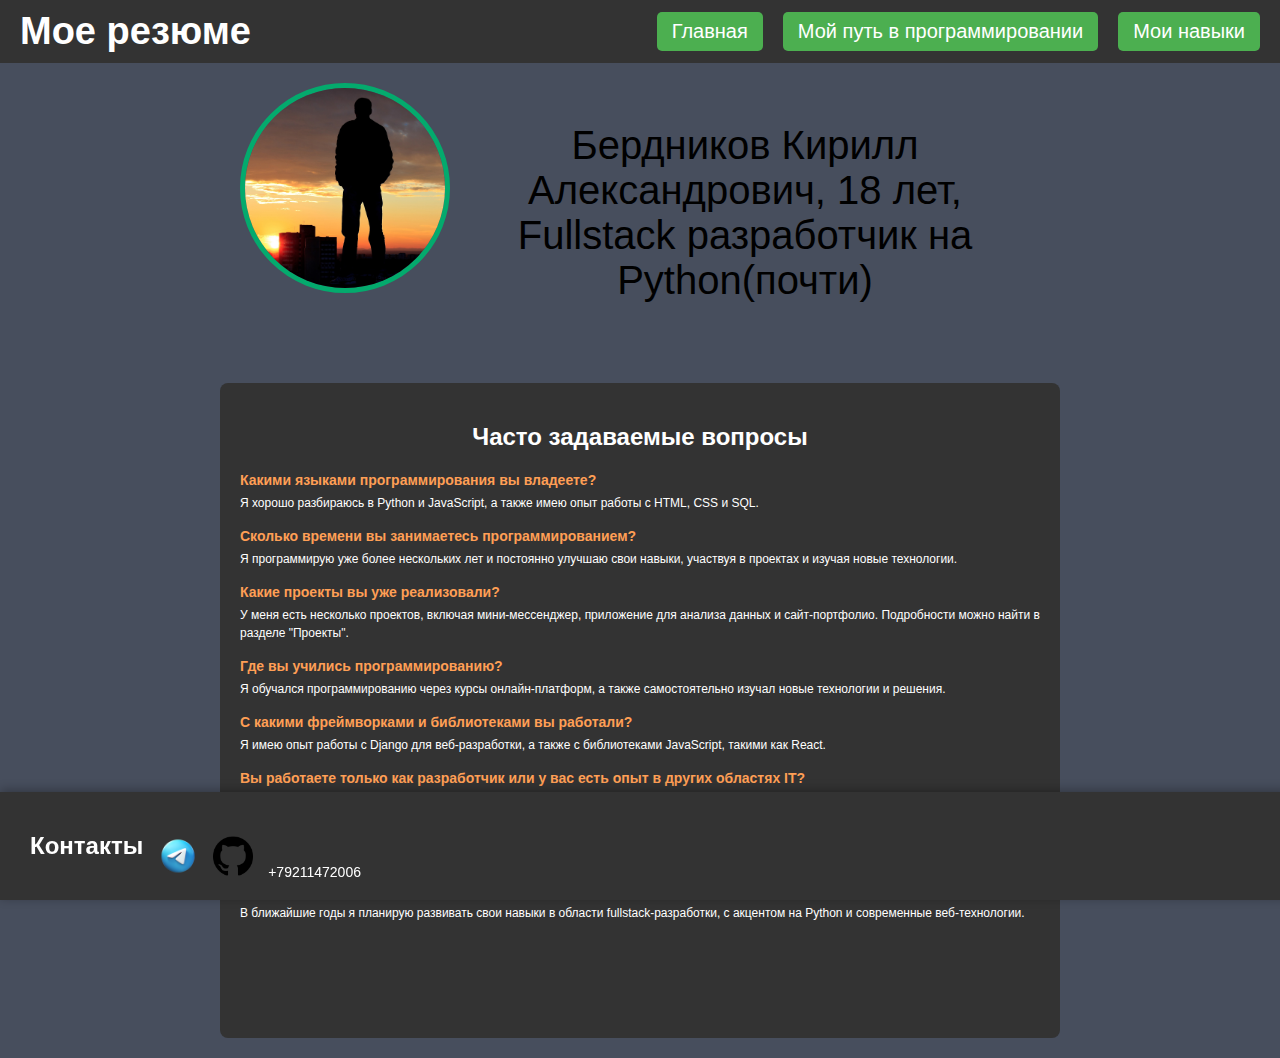
<file: index.html>
<!DOCTYPE html>
<html lang="en">
<head>
    <meta charset="UTF-8">
    <title>main</title>
    <link rel="stylesheet" href="css.css">
</head>
<body>

<div class="main">
    <header class="header">
        <h1>Мое резюме</h1>
        <ul class="site-menu">
            <li><button onclick="location.href='index.html'">Главная</button></li>
            <li><button onclick="location.href='path-programming.html'">Мой путь в программировании</button></li>
            <li><button onclick="location.href='my-skills.html'">Мои навыки</button></li>
        </ul>
    </header>
    <div class="content-main">
        <div class="main-inf">
            <img class="profile-photo" src="img/serdce-prosit-tishini.orig.jpg" >
            <p>Бердников Кирилл Александрович, 18 лет, Fullstack разработчик на Python(почти)</p>
        </div>
    </div>
    <div class="about me">
        <div class="questions">
            <h2>Часто задаваемые вопросы</h2>
            <ul>
                <li>
                    <strong>Какими языками программирования вы владеете?</strong>
                    <p>Я хорошо разбираюсь в Python и JavaScript, а также имею опыт работы с HTML, CSS и SQL.</p>
                </li>
                <li>
                    <strong>Сколько времени вы занимаетесь программированием?</strong>
                    <p>Я программирую уже более нескольких лет и постоянно улучшаю свои навыки, участвуя в проектах и изучая новые технологии.</p>
                </li>
                <li>
                    <strong>Какие проекты вы уже реализовали?</strong>
                    <p>У меня есть несколько проектов, включая мини-мессенджер, приложение для анализа данных и сайт-портфолио. Подробности можно найти в разделе "Проекты".</p>
                </li>
                <li>
                    <strong>Где вы учились программированию?</strong>
                    <p>Я обучался программированию через курсы онлайн-платформ, а также самостоятельно изучал новые технологии и решения.</p>
                </li>
                <li>
                    <strong>С какими фреймворками и библиотеками вы работали?</strong>
                    <p>Я имею опыт работы с Django для веб-разработки, а также с библиотеками JavaScript, такими как React.</p>
                </li>
                <li>
                    <strong>Вы работаете только как разработчик или у вас есть опыт в других областях IT?</strong>
                    <p>В основном я сосредоточен на программировании, но также обладаю базовыми знаниями в области DevOps и работы с базами данных.</p>
                </li>
                <li>
                    <strong>Вы готовы к удаленной работе?</strong>
                    <p>Да, я открыт к удаленной работе, так как имею опыт в управлении проектами и выполнении задач онлайн.</p>
                </li>
                <li>
                    <strong>Какие у вас карьерные цели?</strong>
                    <p>В ближайшие годы я планирую развивать свои навыки в области fullstack-разработки, с акцентом на Python и современные веб-технологии.</p>
                </li>
            </ul>
        </div>
    </div>
    <footer>
        <div class="contacts">
            <h2>Контакты</h2>
            <div class="tg">
                <a href="https://t.me/M0NGRAl" target="_blank" class="contact-button">
                    <img src="img/icons8-телеграм-94.png" alt="Telegram">
                </a>
            </div>
            <div class="github">
                <a href="https://github.com/M0NGRAl" target="_blank" class="contact-button">
                    <img src="img/github-logo_icon-icons.com_73546.png" alt="GitHub">
                </a>
            </div>
            <div class="number">
                <p>+79211472006</p>
            </div>
        </div>
    </footer>
</div>
</body>
</html>
</file>
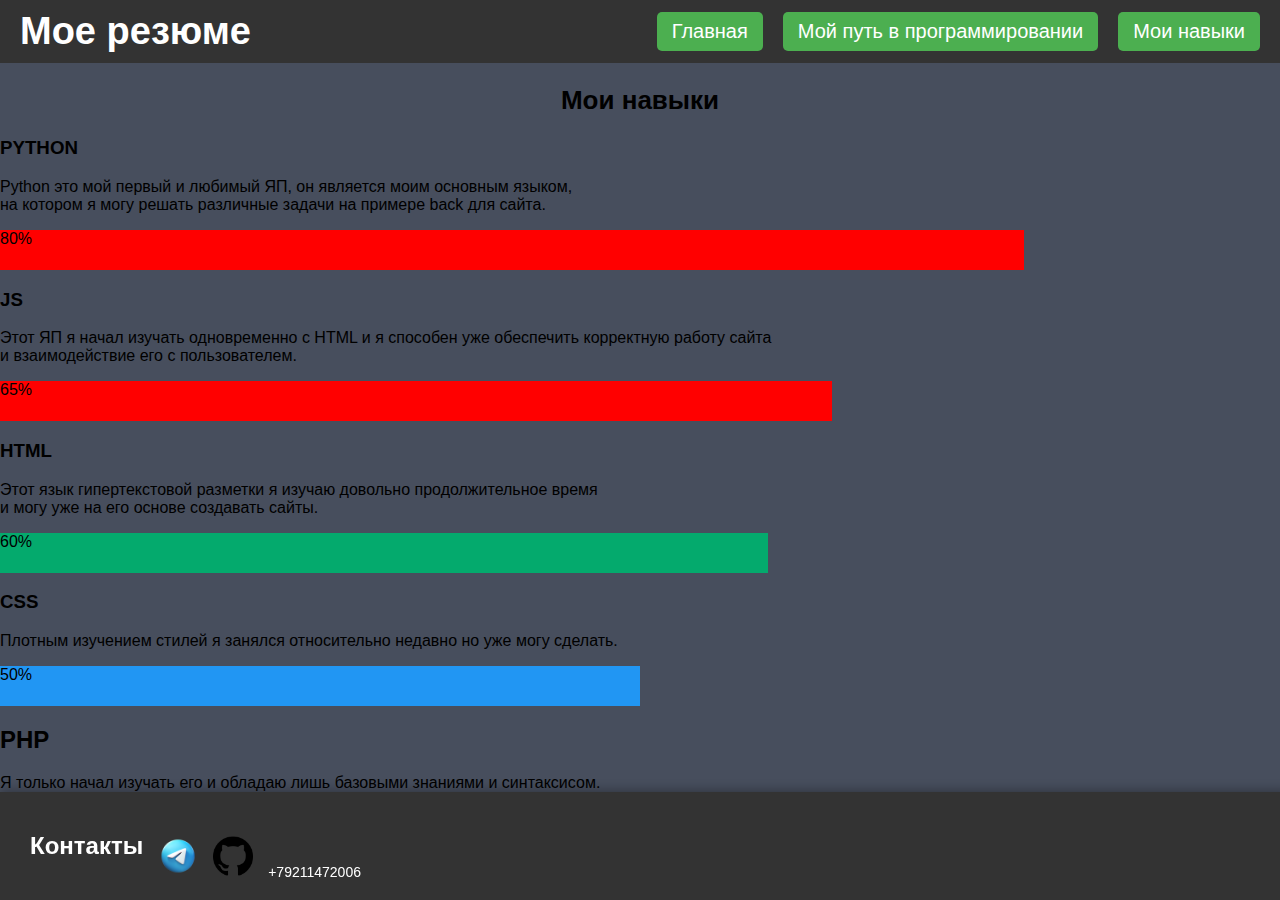
<file: my-skills.html>
<!DOCTYPE html>
<html lang="en">
<head>
    <meta charset="UTF-8">
    <title>my-skills</title>
    <link rel="stylesheet" href="css.css">
    <link rel="stylesheet" href="skills.css">
</head>
<body>
<div class="main">
    <header class="header">
        <h1>Мое резюме</h1>
        <ul class="site-menu">
            <li><button onclick="location.href='index.html'">Главная</button></li>
            <li><button onclick="location.href='path-programming.html'">Мой путь в программировании</button></li>
            <li><button onclick="location.href='my-skills.html'">Мои навыки</button></li>
        </ul>
    </header>
    <div class="name">
        <h2>Мои навыки</h2>
    </div>
    <div class="skills">
        <div class="content-skills">
            <div class="content-python">
                <h3>PYTHON</h3>
                <p>Python это мой первый и любимый ЯП, он является моим основным языком, <br>
                    на котором я могу решать различные задачи на примере back для сайта.</p>
            </div>
            <div class = 'python'>
                <div class="bar">80%</div>
            </div>
            <div class="content-js">
                <h3>JS</h3>
                <p>Этот ЯП я начал изучать одновременно с HTML и я способен уже обеспечить корректную работу сайта <br> и взаимодействие его с пользователем.</p>
            </div>
            <div class = 'js'>
                <div class="bar">65%</div>
            </div>
            <div class="content-html">
                <h3>HTML</h3>
                <p>Этот язык гипертекстовой разметки я изучаю довольно продолжительное время<br>
                    и могу уже на его основе создавать сайты.</p>
            </div>
            <div class = 'html'>
                <div class="bar">60%</div>
            </div>
            <div class="content-css">
                <h3>CSS</h3>
                <p>Плотным изучением стилей я занялся относительно недавно но уже могу сделать.</p>
            </div>
            <div class = 'css'>
                <div class="bar">50%</div>
            </div>
            <div class="content-php">
                <h2>PHP</h2>
                <p>Я только начал изучать его и обладаю лишь базовыми знаниями и синтаксисом.</p>
            </div>
            <div class = 'php'>
                <div class="bar">10%</div>
            </div>
        </div>
        <footer>
            <div class="contacts">
                <h2>Контакты</h2>
                <div class="tg">
                    <a href="https://t.me/M0NGRAl" target="_blank" class="contact-button">
                        <img src="img/icons8-телеграм-94.png" alt="Telegram">
                    </a>
                </div>
                <div class="github">
                    <a href="https://github.com/M0NGRAl" target="_blank" class="contact-button">
                        <img src="img/github-logo_icon-icons.com_73546.png" alt="GitHub">
                    </a>
                </div>
                <div class="number">
                    <p>+79211472006</p>
                </div>
            </div>
        </footer>
    </div>
</div>
</body>
</html>
</file>
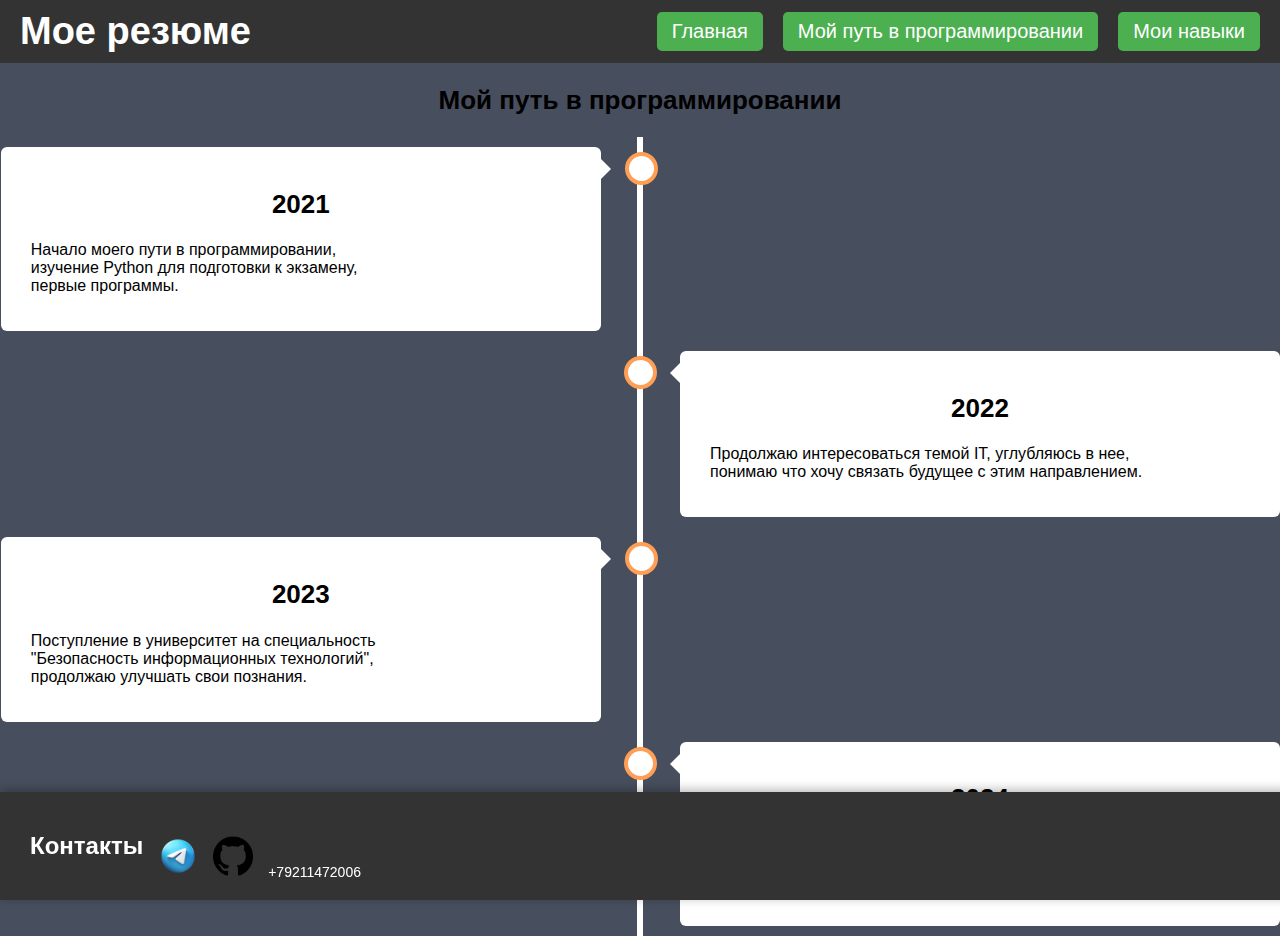
<file: path-programming.html>
<!DOCTYPE html>
<html lang="en">
<head>
    <meta charset="UTF-8">
    <title>path-programming</title>
    <link rel="stylesheet" href="css.css">
    <link rel="stylesheet", href="path.css">
</head>
<body>
<div class="main">
    <header class="header">
        <h1>Мое резюме</h1>
        <ul class="site-menu">
            <li><button onclick="location.href='index.html'">Главная</button></li>
            <li><button onclick="location.href='path-programming.html'">Мой путь в программировании</button></li>
            <li><button onclick="location.href='my-skills.html'">Мои навыки</button></li>
        </ul>
    </header>
    <div class="name">
        <h2>Мой путь в программировании</h2>
        <div class="timeline">
            <div class="container left">
                <div class="content">
                    <h2>2021</h2>
                    <p>Начало моего пути в программировании,
                        <br> изучение Python для подготовки к экзамену, <br> первые программы.</p>
                </div>
            </div>
            <div class="container right">
                <div class="content">
                    <h2>2022</h2>
                    <p>Продолжаю интересоваться темой IT, углубляюсь в нее,
                        <br> понимаю что хочу связать будущее с этим направлением.</p>
                </div>
            </div>
            <div class="container left">
                <div class="content">
                    <h2>2023</h2>
                    <p>Поступление в университет на специальность
                        <br> "Безопасность информационных технологий", <br> продолжаю улучшать свои познания.</p>
                </div>
            </div>
            <div class="container right">
                <div class="content">
                    <h2>2024</h2>
                    <p>Покупаю курс у Skillfacory,
                        <br> сильный прогресс в программировании провожу за этим дни, <br> изучаю все больше нового: JS, HTMl, PHP, CSS.</p>
                </div>
            </div>
        </div>
    </div>
    <footer>
        <div class="contacts">
            <h2>Контакты</h2>
            <div class="tg">
                <a href="https://t.me/M0NGRAl" target="_blank" class="contact-button">
                    <img src="img/icons8-телеграм-94.png" alt="Telegram">
                </a>
            </div>
            <div class="github">
                <a href="https://github.com/M0NGRAl" target="_blank" class="contact-button">
                    <img src="img/github-logo_icon-icons.com_73546.png" alt="GitHub">
                </a>
            </div>
            <div class="number">
                <p>+79211472006</p>
            </div>
        </div>
    </footer>
</div>
</body>
</html>
</file>
<file: css.css>
html, body {
    min-height: 100vh;
    margin: 0;
    padding: 0;
    background-color: #474e5d; /* Цвет фона */
    font-family: Helvetica, sans-serif;
}

/* The actual timeline (the vertical ruler) */



/* The actual content */


.header {
    display: flex; /* Размещаем элементы в строку */
    justify-content: space-between; /* Равномерное распределение элементов */
    align-items: center; /* Вертикальное выравнивание по центру */
    padding: 10px 20px;
    background-color: #333; /* Цвет фона хедера */
    color: white; /* Цвет текста внутри хедера */
}

.questions {
    max-width: 800px;
    margin: 20px auto;
    padding: 20px;
    padding-bottom: 100px;
    background-color: #333;
    border-radius: 8px;
    color: #fff;
}

.questions h2 {
    font-size: 24px;
    text-align: center;
    margin-bottom: 20px;
}

.questions ul {
    list-style-type: none;
    padding: 0;
}

.questions li {
    margin-bottom: 15px;
}

.questions li strong {
    font-size: 14px;
    color: #ff9f55;
}

.questions li p {
    margin: 5px 0 0;
    font-size: 12px;
    line-height: 1.5;
}

/* Стиль заголовка в хедере */
.header h1 {
    margin: 0; /* Убираем отступы */
    font-size: 38px;
}

/* Стили для меню в хедере */
.site-menu {
    list-style-type: none; /* Убираем маркеры списка */
    padding: 0;
    margin: 0;
    display: flex; /* Размещаем кнопки в строку */
}

.site-menu li {
    margin-left: 20px; /* Расстояние между кнопками */
}

/* Стиль для кнопок */
.site-menu button {
    background-color: #4CAF50;
    color: white;
    padding: 8px 15px;
    border: none;
    border-radius: 5px;
    cursor: pointer;
    font-size: 20px;
}

.site-menu button:hover {
    background-color: #45a049;
}

.name h2 {
    font-size: 26px;
    text-align: center;
}


.content-main {
    display: flex;
    flex-direction: row;
    align-items: center; /* Центрируем содержимое */
    justify-content: center;

}

.main-inf {
    display: flex;
    flex-direction: row;
    font-size: 40px;
    text-align: center;
    max-width: 800px;
    padding: 20px;
}

.profile-photo {
    width: 200px; /* Уменьшенный размер фото */
    height: 200px;
    object-fit: cover; /* Адаптирует изображение */
    border-radius: 50%; /* Круглое фото */
    border: 5px solid #04AA6D; /* Акцентная рамка */
    margin-bottom: 20px;
}

footer {
    position: fixed; /* Закрепляет подвал */
    bottom: 0; /* Располагает подвал внизу экрана */
    left: 0;
    width: 100%; /* Занимает всю ширину экрана */
    background-color: #333; /* Тёмный фон */
    color: #fff; /* Белый текст */
    padding: 20px 30px; /* Увеличенные отступы */
    font-family: Arial, sans-serif; /* Шрифт для текста */
    z-index: 1000; /* Чтобы подвал был выше других элементов */
    box-shadow: 0 -2px 10px rgba(0, 0, 0, 0.3); /* Более выразительная тень */
    display: flex; /* Флекс-контейнер */
    justify-content: space-between; /* Контакты справа */
    align-items: center; /* Выравнивание по вертикали */
}

footer .contacts {
    display: flex; /* Используем флексбокс */
    flex-direction: row; /* Вертикальное расположение контактов */
    align-items: flex-end; /* Выравнивание контактов справа */
    gap: 15px; /* Расстояние между контактами */
}

footer .contacts div {
    display: flex; /* Включаем флексбокс для каждого блока контакта */
    flex-direction: row; /* Горизонтальное расположение внутри блока */
    align-items: center; /* Центрируем содержимое */
    gap: 10px; /* Расстояние между иконкой и текстом */
}

footer .contacts div img {
    width: 40px; /* Увеличенный размер изображений */
    height: 40px; /* Увеличенный размер изображений */
}

footer .contacts div p {
    font-size: 14px; /* Увеличенный размер текста */
    margin: 0; /* Убираем отступы у абзаца */
    word-wrap: break-word; /* Перенос длинных ссылок */
}

footer p.branding {
    font-size: 16px; /* Размер текста для брендинга */
    font-weight: bold; /* Выделение жирным */
}

@media (max-width: 600px) {
    /* Центрирование контента и адаптация шрифтов */
    .header {
        flex-direction: column; /* Вертикальное расположение элементов */
        text-align: center;
        padding: 10px;
    }

    .header h1 {
        font-size: 24px; /* Уменьшаем шрифт заголовка */
    }

    .site-menu {
        flex-direction: column; /* Размещаем кнопки вертикально */
        gap: 10px; /* Расстояние между кнопками */
    }

    .site-menu li {
        margin-left: 0; /* Убираем отступы */
    }

    .site-menu button {
        font-size: 16px; /* Уменьшаем размер кнопок */
        padding: 10px;
    }

    /* Контакты в футере */
    footer .contacts {
        flex-direction: column; /* Вертикальное расположение контактов */
        align-items: center; /* Центрирование элементов */
    }

    footer .contacts div {
        margin-bottom: 15px; /* Отступ между контактами */
    }

    footer p.branding {
        font-size: 14px; /* Уменьшение текста брендинга */
        text-align: center; /* Центрирование текста */
    }

    /* Основной контент */
    .content-main {
        flex-direction: column; /* Вертикальное расположение */
        padding: 10px;
    }

    .main-inf {
        font-size: 20px; /* Уменьшаем размер шрифта */
        text-align: center;
        max-width: 100%; /* Растягиваем контент на всю ширину */
    }

    .profile-photo {
        width: 150px; /* Уменьшаем фото */
        height: 150px;
        border-width: 3px; /* Уменьшаем толщину рамки */
    }

    .intro-text {
        font-size: 16px; /* Уменьшаем шрифт текста */
        line-height: 1.4; /* Уменьшаем межстрочный интервал */
    }

    /* Таймлайн */
    .timeline {
        margin: 0 10px; /* Уменьшаем отступы по бокам */
    }

    .container {
        padding: 10px 20px; /* Уменьшаем внутренние отступы */
    }

    .content {
        padding: 15px 20px; /* Уменьшаем отступы контента */
        font-size: 16px; /* Увеличиваем текст для лучшей читаемости */
    }

    .timeline::after {
        left: 10%; /* Смещение линии для компактности */
    }

    .left, .right {
        width: 100%; /* Растягиваем блоки на всю ширину */
        left: 0;
    }

    .left::before, .right::before {
        display: none; /* Убираем стрелки */
    }

    .container::after {
        left: 50%; /* Центрируем круг */
        transform: translateX(-50%);
    }
}
</file>
<file: skills.css>
.html {width: 60%;height: 20%; background-color: #04AA6D;} /* Green */
.css {width: 50%; background-color: #2196F3;} /* Blue */
.js {width: 65%; background-color: #FF0000;} /* Red */
.php {width: 10%; background-color: #808080;} /* Dark Grey */
.python {width: 80%; background-color: #FF0000;}

.html, .css, .js, .php, .python {
    height: 40px; /* Увеличиваем высоту полосок */
    margin: 10px 0; /* Добавляем промежутки между полосками */
}
@media (max-width: 600px) {
    .html, .css, .js, .php, .python {
        height: 30px; /* Уменьшаем высоту для мобильных устройств */
        width: 100%; /* Занимаем всю ширину экрана */
    }
    .content-skills h3{
        font-size:10px;
    }
}
</file>
<file: path.css>
html, body {
    height: 100%;
    margin: 0;
    padding: 0;
    background-color: #474e5d; /* Цвет фона */
    font-family: Helvetica, sans-serif;
}
.content {
    padding: 20px 30px;
    background-color: white;
    position: relative;
    border-radius: 6px;
}

/* The actual timeline (the vertical ruler) */
.timeline {
    position: relative;
    max-width: 1200px;
    margin: 0 auto;
}

/* The actual timeline (the vertical ruler) */
.timeline::after {
    content: '';
    position: absolute;
    width: 6px;
    background-color: white;
    top: 0;
    bottom: 0;
    left: 50%;
    margin-left: -3px;
}

/* Container around content */
.container {
    padding: 10px 40px;
    position: relative;
    background-color: inherit;
    width: 50%;
}

/* The circles on the timeline */
.container::after {
    content: '';
    position: absolute;
    width: 25px;
    height: 25px;
    right: -17px;
    background-color: white;
    border: 4px solid #FF9F55;
    top: 15px;
    border-radius: 50%;
    z-index: 1;
}

/* Place the container to the left */
.left {
    left: -6.6%;
}

/* Place the container to the right */
.right {
    left: 50%;
}

/* Add arrows to the left container (pointing right) */
.left::before {
    content: " ";
    height: 0;
    position: absolute;
    top: 22px;
    width: 0;
    z-index: 1;
    right: 30px;
    border: medium solid white;
    border-width: 10px 0 10px 10px;
    border-color: transparent transparent transparent white;
}

/* Add arrows to the right container (pointing left) */
.right::before {
    content: " ";
    height: 0;
    position: absolute;
    top: 22px;
    width: 0;
    z-index: 1;
    left: 30px;
    border: medium solid white;
    border-width: 10px 10px 10px 0;
    border-color: transparent white transparent transparent;
}

/* Fix the circle for containers on the right side */
.right::after {
    left: -16px;
}


.header {
    display: flex; /* Размещаем элементы в строку */
    justify-content: space-between; /* Равномерное распределение элементов */
    align-items: center; /* Вертикальное выравнивание по центру */
    padding: 10px 20px;
    background-color: #333; /* Цвет фона хедера */
    color: white; /* Цвет текста внутри хедера */
}

footer {
    position: fixed; /* Закрепляет подвал */
    bottom: 0; /* Располагает подвал внизу экрана */
    left: 0;
    width: 100%; /* Занимает всю ширину экрана */
    background-color: #333; /* Тёмный фон */
    color: #fff; /* Белый текст */
    padding: 20px 30px; /* Увеличенные отступы */
    font-family: Arial, sans-serif; /* Шрифт для текста */
    z-index: 1000; /* Чтобы подвал был выше других элементов */
    box-shadow: 0 -2px 10px rgba(0, 0, 0, 0.3); /* Более выразительная тень */
    display: flex; /* Флекс-контейнер */
    justify-content: space-between; /* Контакты справа */
    align-items: center; /* Выравнивание по вертикали */
}

footer .contacts {
    display: flex; /* Используем флексбокс */
    flex-direction: row; /* Вертикальное расположение контактов */
    align-items: flex-end; /* Выравнивание контактов справа */
    gap: 15px; /* Расстояние между контактами */
}

footer .contacts div {
    display: flex; /* Включаем флексбокс для каждого блока контакта */
    flex-direction: row; /* Горизонтальное расположение внутри блока */
    align-items: center; /* Центрируем содержимое */
    gap: 10px; /* Расстояние между иконкой и текстом */
}

footer .contacts div img {
    width: 40px; /* Увеличенный размер изображений */
    height: 40px; /* Увеличенный размер изображений */
}

footer .contacts div p {
    font-size: 14px; /* Увеличенный размер текста */
    margin: 0; /* Убираем отступы у абзаца */
    word-wrap: break-word; /* Перенос длинных ссылок */
}

footer p.branding {
    font-size: 16px; /* Размер текста для брендинга */
    font-weight: bold; /* Выделение жирным */
}

.name h2 {
    font-size: 26px;
    text-align: center;
}
@media (max-width: 600px) {
    /* Центрирование контента и адаптация шрифтов */
    .header {
        flex-direction: column; /* Вертикальное расположение элементов */
        text-align: center;
        padding: 10px;
    }

    .header h1 {
        font-size: 24px; /* Уменьшаем шрифт заголовка */
    }

    .site-menu {
        flex-direction: column; /* Размещаем кнопки вертикально */
        gap: 10px; /* Расстояние между кнопками */
    }

    .site-menu li {
        margin-left: 0; /* Убираем отступы */
    }

    .site-menu button {
        font-size: 16px; /* Уменьшаем размер кнопок */
        padding: 10px;
    }

    /* Контакты в футере */
    footer .contacts {
        flex-direction: column; /* Вертикальное расположение контактов */
        align-items: center; /* Центрирование элементов */
    }

    footer .contacts div {
        margin-bottom: 15px; /* Отступ между контактами */
    }

    footer p.branding {
        font-size: 14px; /* Уменьшение текста брендинга */
        text-align: center; /* Центрирование текста */
    }

    /* Основной контент */
    .content-main {
        flex-direction: column; /* Вертикальное расположение */
        padding: 10px;
    }

    .main-inf {
        font-size: 20px; /* Уменьшаем размер шрифта */
        text-align: center;
        max-width: 100%; /* Растягиваем контент на всю ширину */
    }

    .profile-photo {
        width: 150px; /* Уменьшаем фото */
        height: 150px;
        border-width: 3px; /* Уменьшаем толщину рамки */
    }

    .intro-text {
        font-size: 16px; /* Уменьшаем шрифт текста */
        line-height: 1.4; /* Уменьшаем межстрочный интервал */
    }

    /* Таймлайн */
    .timeline {
        margin: 0 10px; /* Уменьшаем отступы по бокам */
    }

    .container {
        padding: 10px 20px; /* Уменьшаем внутренние отступы */
    }

    .content {
        padding: 15px 20px; /* Уменьшаем отступы контента */
        font-size: 16px; /* Увеличиваем текст для лучшей читаемости */
    }

    .timeline::after {
        left: 10%; /* Смещение линии для компактности */
    }

    .left, .right {
        width: 100%; /* Растягиваем блоки на всю ширину */
        left: 0;
    }

    .left::before, .right::before {
        display: none; /* Убираем стрелки */
    }

    .container::after {
        left: 50%; /* Центрируем круг */
        transform: translateX(-50%);
    }
}
</file>
